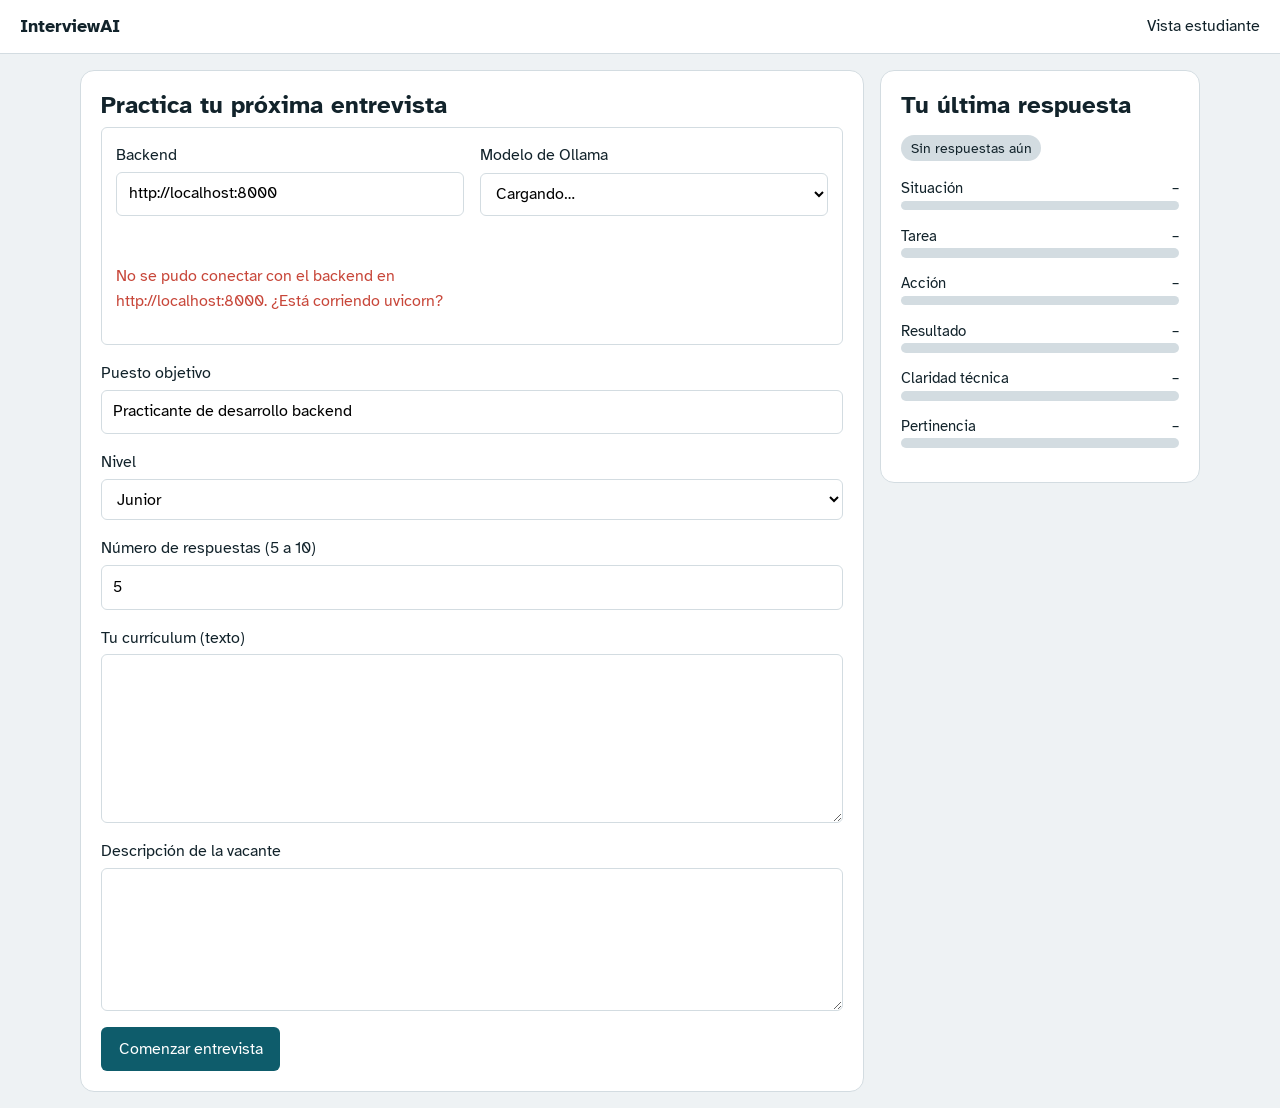
<file: frontend/index.html>
<!doctype html>
<html lang="es">
<head>
  <meta charset="utf-8"><meta name="viewport" content="width=device-width, initial-scale=1">
  <title>InterviewAI · Simulador de entrevistas</title>
  <link rel="preconnect" href="https://fonts.googleapis.com"><link href="https://fonts.googleapis.com/css2?family=Atkinson+Hyperlegible:wght@400;700&display=swap" rel="stylesheet">
  <link rel="stylesheet" href="css/tokens.css"><link rel="stylesheet" href="css/base.css">
  <link rel="stylesheet" href="css/chat.css"><link rel="stylesheet" href="css/metrics.css">
</head>
<body>
  <header class="topbar"><strong>InterviewAI</strong><span>Vista estudiante</span></header>
  <main class="layout">
    <section>
      <!-- RF-01: carga de CV y oferta -->
      <div class="card" id="setup-card">
        <h1>Practica tu próxima entrevista</h1>
        <div class="conn" id="conn">
          <div class="field"><label for="api_url">Backend</label><input id="api_url" type="url"></div>
          <div class="field"><label for="model">Modelo de Ollama</label><select id="model"><option value="">Cargando…</option></select></div>
          <p id="conn-status" class="progress" role="status">Comprobando conexión…</p>
        </div>
        <form id="setup">
          <div class="field"><label for="target_role">Puesto objetivo</label><input id="target_role" name="target_role" required value="Practicante de desarrollo backend"></div>
          <div class="field"><label for="seniority">Nivel</label><select id="seniority" name="seniority"><option value="practicante">Practicante</option><option value="junior" selected>Junior</option><option value="semi-senior">Semi-senior</option></select></div>
          <div class="field"><label for="num_questions">Número de respuestas (5 a 10)</label><input id="num_questions" name="num_questions" type="number" min="5" max="10" value="5"></div>
          <div class="field"><label for="cv_text">Tu currículum (texto)</label><textarea id="cv_text" name="cv_text" rows="6" required minlength="20"></textarea></div>
          <div class="field"><label for="job_description">Descripción de la vacante</label><textarea id="job_description" name="job_description" rows="5" required minlength="20"></textarea></div>
          <p class="error" id="setup-error" role="alert"></p>
          <button class="btn" type="submit">Comenzar entrevista</button>
        </form>
      </div>
      <!-- RF-02: chat -->
      <div class="card chat hidden" id="chat-card">
        <div class="progress" id="progress"></div>
        <div class="log" id="log" aria-live="polite"></div>
        <form class="composer" id="composer">
          <label for="answer" class="progress">Tu respuesta (usa Situación, Tarea, Acción y Resultado)</label>
          <textarea id="answer"></textarea>
          <button class="btn" id="send" type="submit">Enviar respuesta</button>
        </form>
      </div>
    </section>
    <!-- RF-04: panel lateral de métricas STAR en vivo -->
    <aside class="card metrics" aria-label="Métricas de tu última respuesta">
      <h2>Tu última respuesta</h2>
      <p><span class="badge" id="status">Sin respuestas aún</span></p>
      <div id="dims"></div>
    </aside>
  </main>
  <script type="module" src="js/chat.js"></script>
</body>
</html>
</file>
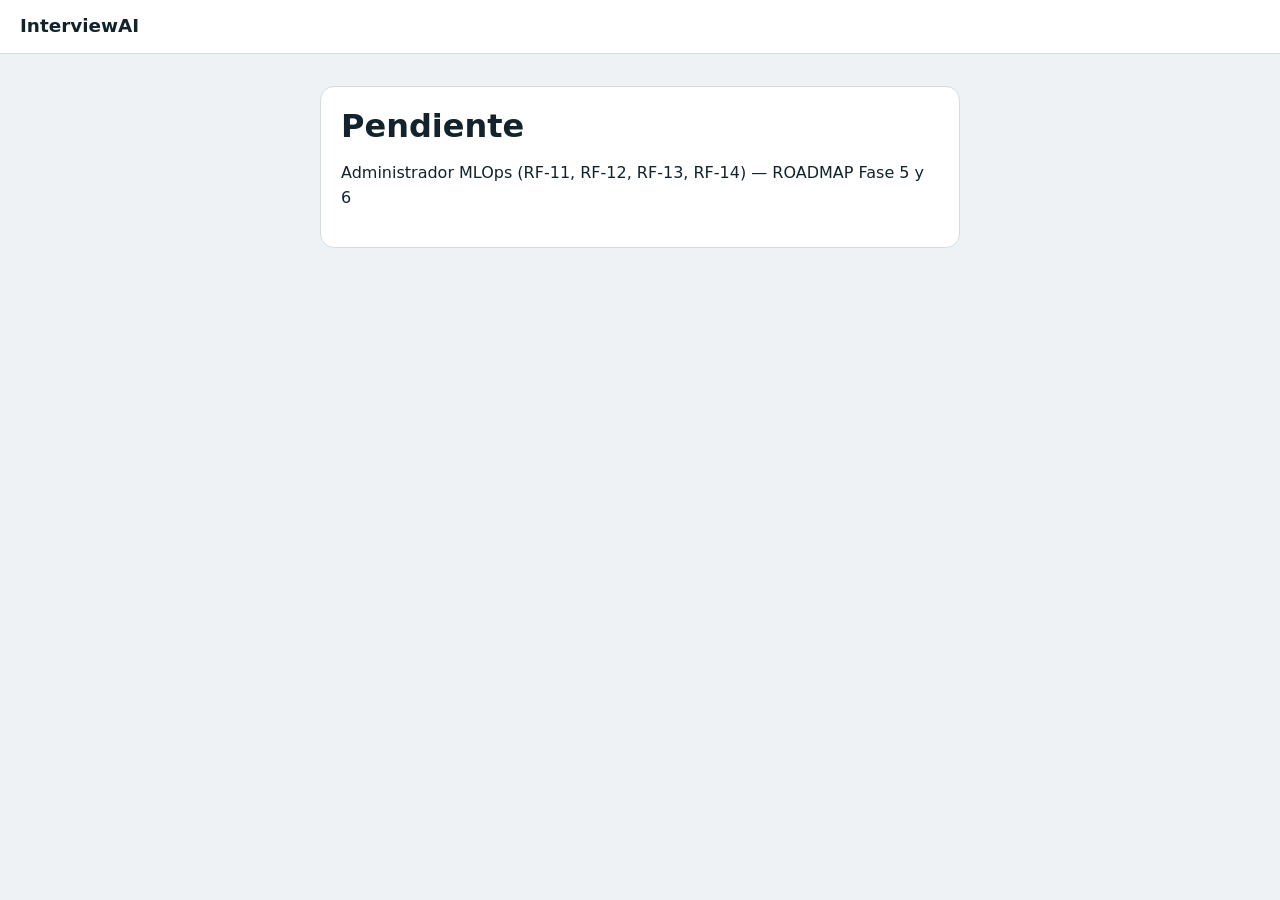
<file: frontend/admin.html>
<!doctype html>
<html lang="es"><head><meta charset="utf-8"><title>InterviewAI · admin</title><link rel="stylesheet" href="css/tokens.css"><link rel="stylesheet" href="css/base.css"></head>
<body><header class="topbar"><strong>InterviewAI</strong></header><main class="card" style="max-width:40rem;margin:2rem auto"><h1>Pendiente</h1><p>Administrador MLOps (RF-11, RF-12, RF-13, RF-14) — ROADMAP Fase 5 y 6</p></main></body></html>
</file>
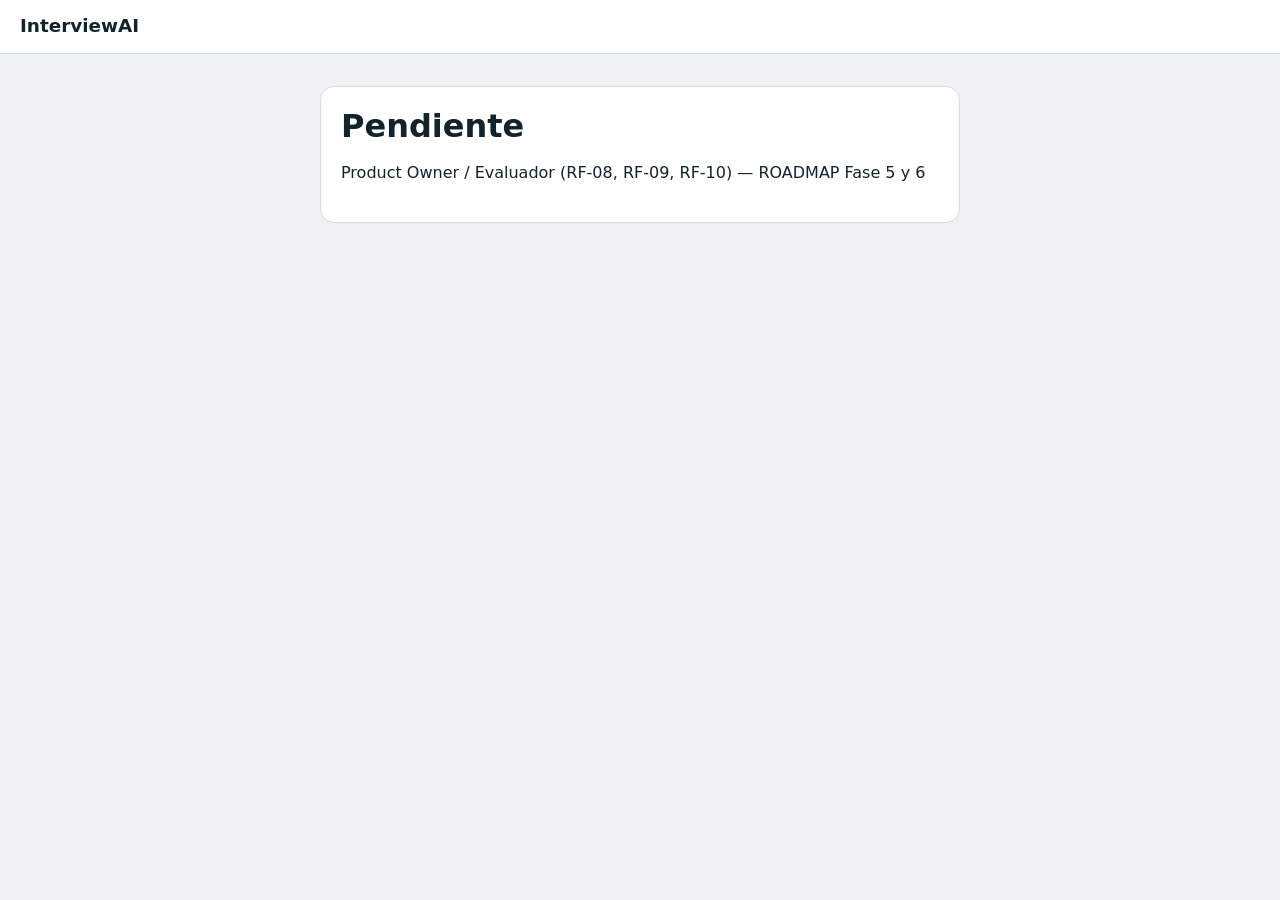
<file: frontend/po.html>
<!doctype html>
<html lang="es"><head><meta charset="utf-8"><title>InterviewAI · po</title><link rel="stylesheet" href="css/tokens.css"><link rel="stylesheet" href="css/base.css"></head>
<body><header class="topbar"><strong>InterviewAI</strong></header><main class="card" style="max-width:40rem;margin:2rem auto"><h1>Pendiente</h1><p>Product Owner / Evaluador (RF-08, RF-09, RF-10) — ROADMAP Fase 5 y 6</p></main></body></html>
</file>
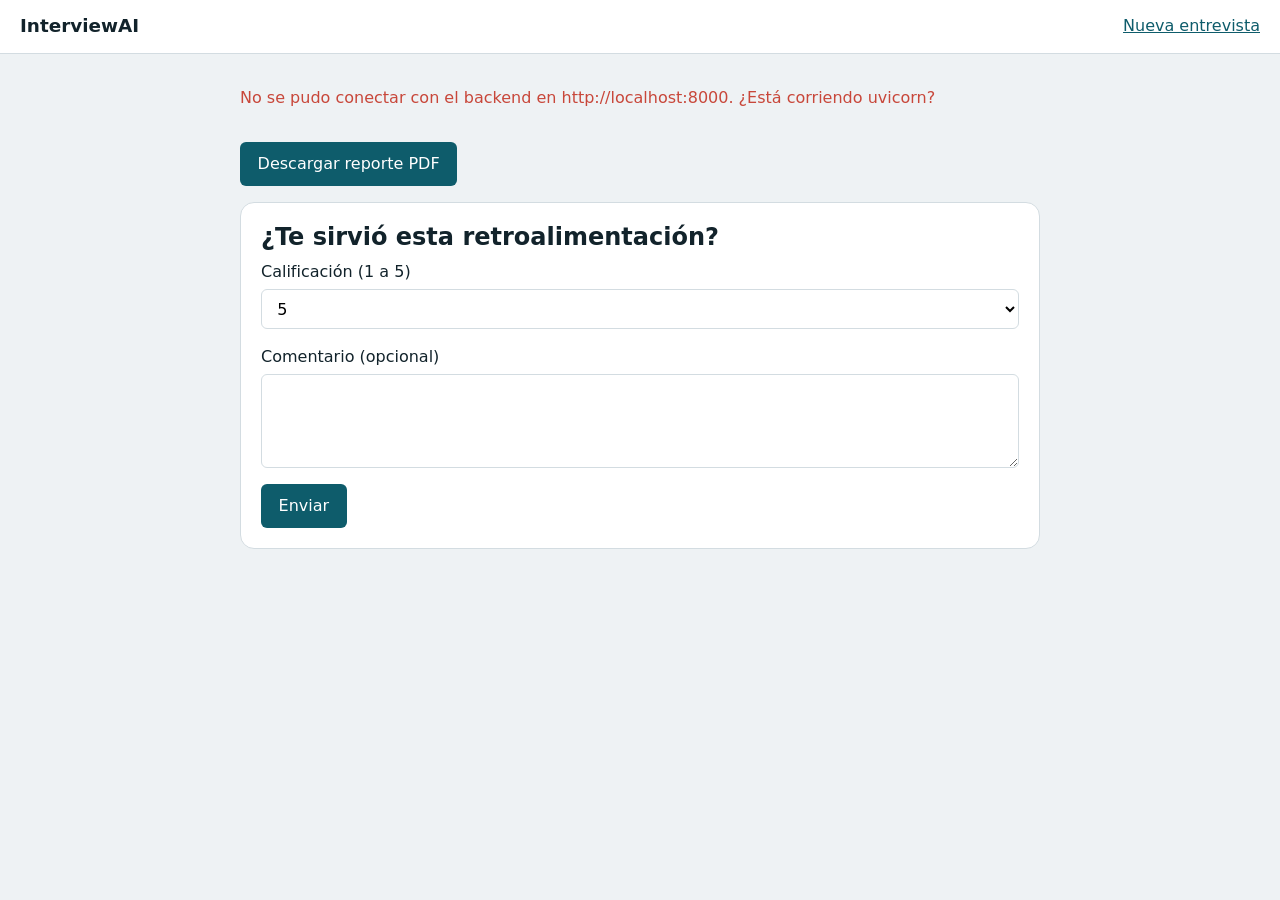
<file: frontend/report.html>
<!doctype html>
<html lang="es">
<head><meta charset="utf-8"><meta name="viewport" content="width=device-width, initial-scale=1"><title>InterviewAI · Reporte final</title>
  <link rel="stylesheet" href="css/tokens.css"><link rel="stylesheet" href="css/base.css"><link rel="stylesheet" href="css/report.css"></head>
<body>
  <header class="topbar"><strong>InterviewAI</strong><a href="index.html">Nueva entrevista</a></header>
  <main class="report">
    <div id="report" aria-live="polite">Generando tu reporte…</div>
    <div class="no-print"><button class="btn" id="pdf" type="button">Descargar reporte PDF</button></div>
    <form class="card no-print" id="csat">
      <h2>¿Te sirvió esta retroalimentación?</h2>
      <div class="field"><label for="c">Calificación (1 a 5)</label><select id="c" name="csat"><option>5</option><option>4</option><option>3</option><option>2</option><option>1</option></select></div>
      <div class="field"><label for="m">Comentario (opcional)</label><textarea id="m" name="comment" rows="3"></textarea></div>
      <button class="btn" type="submit">Enviar</button>
    </form>
  </main>
  <script type="module" src="js/report.js"></script>
</body>
</html>
</file>
<file: frontend/css/tokens.css>
/* Tokens de diseño (RNF-06). Colores semánticos por dimensión STAR: >=4 sólido, 3 en el límite, <3 requiere profundizar (RN-03). */
:root {
  --bg: #eef2f4; --surface: #ffffff; --ink: #12232b; --muted: #5b6b73; --line: #d3dce1;
  --brand: #0e5c6b; --brand-ink: #ffffff;
  --ok: #1f8a5b; --mid: #b27a06; --low: #c8473a;
  --r-lg: 14px; --r-sm: 6px; --gap: 1rem;
  --font: "Atkinson Hyperlegible", system-ui, -apple-system, "Segoe UI", sans-serif;
}
</file>
<file: frontend/css/base.css>
*,*::before,*::after { box-sizing: border-box; }
body { margin: 0; font: 1rem/1.55 var(--font); background: var(--bg); color: var(--ink); }
h1,h2,h3 { line-height: 1.2; margin: 0 0 .5rem; }
a { color: var(--brand); }
button, input, textarea, select { font: inherit; }
:focus-visible { outline: 3px solid var(--brand); outline-offset: 2px; }
.topbar { display:flex; justify-content:space-between; align-items:center; padding:.75rem 1.25rem; background:var(--surface); border-bottom:1px solid var(--line); }
.topbar strong { font-size:1.15rem; }
.btn { background:var(--brand); color:var(--brand-ink); border:0; border-radius:var(--r-sm); padding:.6rem 1.1rem; cursor:pointer; }
.btn[disabled] { opacity:.5; cursor:wait; }
.btn.ghost { background:transparent; color:var(--brand); border:1px solid var(--brand); }
.card { background:var(--surface); border:1px solid var(--line); border-radius:var(--r-lg); padding:1.25rem; }
.field { display:grid; gap:.25rem; margin-bottom:var(--gap); }
.field input, .field textarea, .field select { padding:.55rem .7rem; border:1px solid var(--line); border-radius:var(--r-sm); background:#fff; }
.hidden { display:none !important; }
.error { color:var(--low); }
@media (prefers-reduced-motion: reduce) { * { transition:none !important; } }

.conn { display:grid; grid-template-columns:1fr 1fr; gap:var(--gap); padding:.9rem; margin-bottom:var(--gap); border:1px solid var(--line); border-radius:var(--r-sm); }
.conn .progress { grid-column:1/-1; margin:0; }
@media (max-width:40rem) { .conn { grid-template-columns:1fr; } }
</file>
<file: frontend/css/chat.css>
/* Vista estudiante (RF-02, RF-04). Grid: chat | panel de métricas. Una columna en móvil (RNF-06). */
.layout { display:grid; grid-template-columns: minmax(0,1fr) 20rem; gap:var(--gap); max-width:72rem; margin:var(--gap) auto; padding:0 var(--gap); }
@media (max-width: 52rem) { .layout { grid-template-columns: 1fr; } .metrics { position:static; } }
.chat { display:flex; flex-direction:column; min-height:70vh; }
.log { flex:1; display:flex; flex-direction:column; gap:.75rem; margin-bottom:var(--gap); }
.msg { max-width:85%; padding:.7rem .9rem; border-radius:var(--r-lg); white-space:pre-wrap; }
.msg.bot { background:#e3edf0; align-self:flex-start; }
.msg.me { background:var(--brand); color:var(--brand-ink); align-self:flex-end; }
.msg.note { align-self:center; color:var(--muted); font-size:.9rem; background:none; }
.composer { display:grid; gap:.5rem; }
.composer textarea { min-height:6rem; resize:vertical; padding:.7rem; border:1px solid var(--line); border-radius:var(--r-sm); }
.progress { color:var(--muted); font-size:.9rem; margin-bottom:.5rem; }
</file>
<file: frontend/css/metrics.css>
/* Panel lateral de métricas STAR en vivo (RF-04): barra por dimensión, color según umbral. */
.metrics { position:sticky; top:var(--gap); align-self:start; }
.dim { margin-bottom:.9rem; }
.dim-head { display:flex; justify-content:space-between; font-size:.95rem; }
.bar { height:.6rem; background:var(--line); border-radius:99px; overflow:hidden; }
.bar > span { display:block; height:100%; width:0; background:var(--muted); transition:width .4s ease, background-color .4s ease; }
.bar.ok > span { background:var(--ok); } .bar.mid > span { background:var(--mid); } .bar.low > span { background:var(--low); }
.badge { display:inline-block; padding:.15rem .6rem; border-radius:99px; font-size:.85rem; background:var(--line); }
.badge.deepen { background:var(--low); color:#fff; }
</file>
<file: frontend/css/report.css>
/* Reporte final (RF-05). @media print => exportación limpia a PDF (RNF-02). */
.report { max-width:52rem; margin:var(--gap) auto; padding:0 var(--gap); display:grid; gap:var(--gap); }
.compare { display:grid; grid-template-columns:1fr 1fr; gap:var(--gap); }
@media (max-width:40rem) { .compare { grid-template-columns:1fr; } }
.score { font-size:2.4rem; font-weight:700; }
@media print { .topbar, .no-print { display:none !important; } body { background:#fff; } .card { border:0; padding:0; break-inside:avoid; } }
</file>
